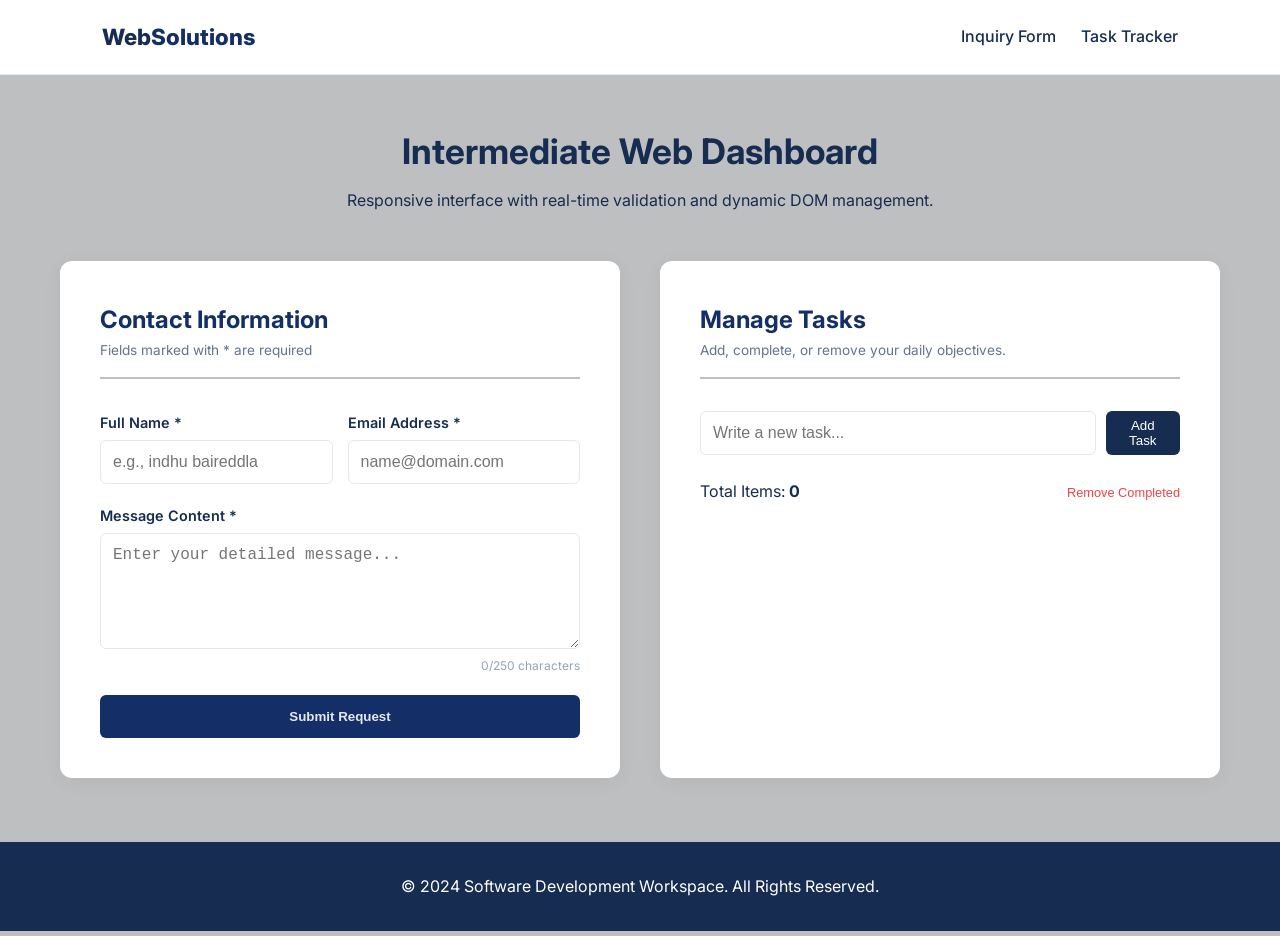
<file: task2/index.html>
<!DOCTYPE html>
<html lang="en">
<head>
    <meta charset="UTF-8">
    <meta name="viewport" content="width=device-width, initial-scale=1.0">
    <title>Professional Web Workspace</title>
    <link rel="stylesheet" href="style.css">
    <link href="https://fonts.googleapis.com/css2?family=Inter:wght@300;400;600;700&display=swap" rel="stylesheet">
</head>
<body>
    <header class="navbar">
        <div class="logo">Web<span>Solutions</span></div>
        <nav>
            <ul class="nav-links">
                <li><a href="#form-container">Inquiry Form</a></li>
                <li><a href="#todo-container">Task Tracker</a></li>
            </ul>
        </nav>
    </header>

    <main class="main-content">
        <section class="intro">
            <h1>Intermediate Web Dashboard</h1>
            <p>Responsive interface with real-time validation and dynamic DOM management.</p>
        </section>

        <div class="grid-layout">
            
            <section id="form-container" class="panel shadow">
                <div class="panel-head">
                    <h2>Contact Information</h2>
                    <p>Fields marked with * are required</p>
                </div>
                <form id="contactForm" novalidate>
                    <div class="field-row">
                        <div class="input-box">
                            <label for="userName">Full Name *</label>
                            <input type="text" id="userName" placeholder="e.g., indhu baireddla">
                            <span class="error-msg" id="nameError">Full name is required.</span>
                        </div>
                        <div class="input-box">
                            <label for="userEmail">Email Address *</label>
                            <input type="email" id="userEmail" placeholder="name@domain.com">
                            <span class="error-msg" id="emailError">Please enter a valid email.</span>
                        </div>
                    </div>
                    <div class="input-box">
                        <label for="userMessage">Message Content *</label>
                        <textarea id="userMessage" rows="5" placeholder="Enter your detailed message..."></textarea>
                        <div class="counter"><span id="currentCount">0</span>/250 characters</div>
                    </div>

                    <button type="submit" class="primary-btn">Submit Request</button>
                </form>
            </section>
            <section id="todo-container" class="panel shadow">
                <div class="panel-head">
                    <h2>Manage Tasks</h2>
                    <p>Add, complete, or remove your daily objectives.</p>
                </div>
                
                <div class="todo-interface">
                    <div class="todo-input-group">
                        <input type="text" id="taskInput" placeholder="Write a new task...">
                        <button id="addTaskBtn" class="secondary-btn">Add Task</button>
                    </div>

                    <div class="todo-stats">
                        <span>Total Items: <strong id="totalTasks">0</strong></span>
                        <button id="clearBtn" class="text-link-btn">Remove Completed</button>
                    </div>

                    <ul id="mainTaskList" class="scroll-area">
                        <!-- Tasks will appear here dynamically -->
                    </ul>
                </div>
            </section>

        </div>
    </main>

    <footer class="site-footer">
        <p>&copy; 2024 Software Development Workspace. All Rights Reserved.</p>
    </footer>

    <script src="script.js"></script>
</body>
</html>
</file>
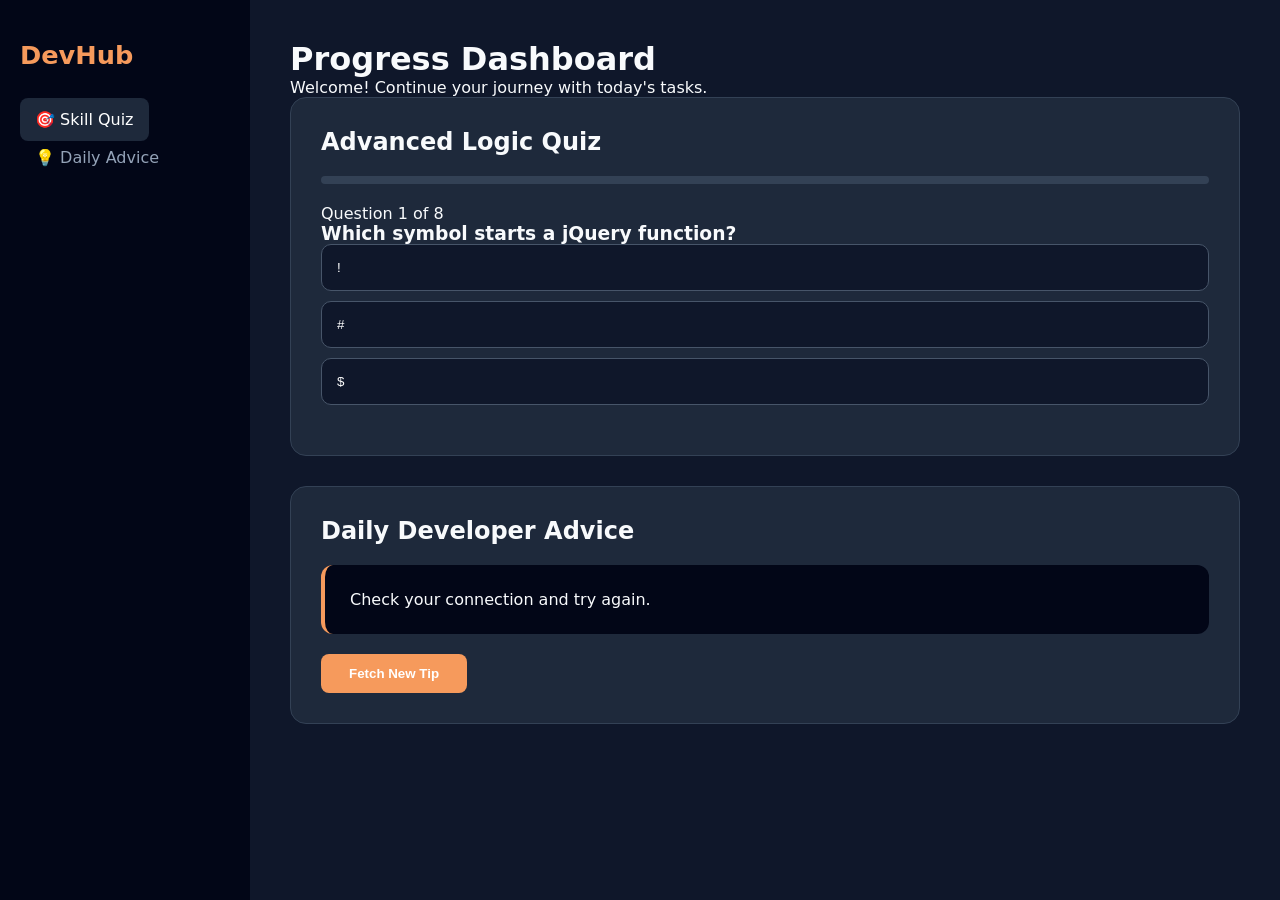
<file: task3/index.html>
<!DOCTYPE html>
<html lang="en">
<head>
    <meta charset="UTF-8">
    <meta name="viewport" content="width=device-width, initial-scale=1.0">
    <title>DevHub | Dashboard</title>
    <link rel="stylesheet" href="style.css">
</head>
<body>
    <div class="app-container">
        <aside class="side-nav">
            <div class="logo">Dev<b>Hub</b></div>
            <nav>
                <a href="#quiz-box" class="nav-item active">🎯 Skill Quiz</a>
                <br><br>
                <a href="#advice-box" class="nav-item">💡 Daily Advice</a>
            </nav>
        </aside>

        <main class="main-content">
            <header class="header">
                <h1>Progress Dashboard</h1>
                <p>Welcome! Continue your journey with today's tasks.</p>
            </header>

            <section id="quiz-box" class="glass-card">
                <div class="card-header">
                    <h2>Advanced Logic Quiz</h2>
                    <div class="progress-container">
                        <div id="status-bar"></div>
                    </div>
                </div>

                <div id="quiz-ui">
                    <p id="q-count">Question 1 of 8</p>
                    <h3 id="question-text">Loading question...</h3>
                    <div id="options-list"></div>
                    <div class="quiz-controls">
                        <button id="next-btn" class="action-btn purple hide" onclick="nextQuestion()">Next Question</button>
                    </div>
                </div>

                <div id="results" class="hide">
                    <div class="trophy-icon">🏆</div>
                    <h3>Assessment Complete</h3>
                    <p id="score-display"></p>
                    <button class="action-btn" onclick="resetQuiz()">Restart Assessment</button>
                </div>
            </section>

            <section id="advice-box" class="glass-card">
                <h2>Daily Developer Advice</h2>
                <div class="advice-display">
                    <p id="advice-text">"Click the button to load some wisdom."</p>
                </div>
                <button class="action-btn purple" onclick="getDailyAdvice()" id="advice-btn">Fetch New Tip</button>
            </section>
        </main>
    </div>
    <script src="script.js"></script>
</body>
</html>
</file>
<file: task2/style.css>
:root {
    --primary: #142e67;
    --secondary: #162c50;
    --accent: #1770d6;
    --bg-light: #bebfc0;
    --white: #ffffff;
    --error: #ef4444;
    --success: #22c55e;
    --border: #e2e8f0;
}

* { margin: 0; padding: 0; box-sizing: border-box; }

body {
    font-family: 'Inter', sans-serif;
    background-color: var(--bg-light);
    color: var(--secondary);
    line-height: 1.6;
}
.navbar {
    background: var(--white);
    padding: 1.2rem 8%;
    display: flex;
    justify-content: space-between;
    align-items: center;
    border-bottom: 1px solid var(--border);
    position: sticky;
    top: 0;
    z-index: 100;
}

.logo { font-size: 1.4rem; font-weight: 800; color: var(--secondary); }
.logo span { color: var(--primary); }

.nav-links {
    display: flex;
    list-style: none;
    gap: 25px;
}

.nav-links a {
    text-decoration: none;
    color: var(--secondary);
    font-weight: 500;
    transition: 0.3s;
}

.nav-links a:hover { color: var(--primary); }

.main-content { max-width: 1200px; margin: 3rem auto; padding: 0 20px; }

.intro { text-align: center; margin-bottom: 3rem; }
.intro h1 { font-size: 2.2rem; color: var(--secondary); margin-bottom: 0.5rem; }

.grid-layout {
    display: grid;
    grid-template-columns: 1fr 1fr; /* Two equal columns */
    gap: 40px;
}

.panel {
    background: var(--white);
    padding: 2.5rem;
    border-radius: 12px;
}

.shadow { box-shadow: 0 4px 20px rgba(0,0,0,0.05); }

.panel-head { margin-bottom: 2rem; border-bottom: 2px solid var(--bg-light); padding-bottom: 1rem; }
.panel-head h2 { color: var(--primary); }
.panel-head p { font-size: 0.85rem; color: #64748b; }

.field-row { display: flex; gap: 15px; }
.input-box { margin-bottom: 1.2rem; flex: 1; position: relative; }
label { display: block; margin-bottom: 6px; font-weight: 600; font-size: 0.9rem; }

input, textarea, select {
    width: 100%;
    padding: 12px;
    border: 1px solid var(--border);
    border-radius: 6px;
    font-size: 1rem;
    transition: 0.2s;
}

input:focus { border-color: var(--primary); outline: none; }

.error-msg { color: var(--error); font-size: 0.75rem; display: none; margin-top: 4px; }

.counter { text-align: right; font-size: 0.75rem; color: #94a3b8; }

.primary-btn {
    background: var(--primary);
    color: rgb(229, 232, 236);
    border: none;
    padding: 14px;
    width: 100%;
    border-radius: 6px;
    font-weight: 700;
    cursor: pointer;
    transition: 0.3s;
}

.primary-btn:hover { background: var(--accent); }

.todo-input-group { display: flex; gap: 10px; margin-bottom: 1.5rem; }
.secondary-btn { background: var(--secondary); color: white; border: none; padding: 0 15px; border-radius: 6px; cursor: pointer; }

.todo-stats { display: flex; justify-content: space-between; align-items: center; margin-bottom: 1rem; }
.text-link-btn { background: none; border: none; color: var(--error); cursor: pointer; font-size: 0.8rem; }

.scroll-area { list-style: none; max-height: 350px; overflow-y: auto; padding-right: 5px; }

.list-item {
    background: var(--bg-light);
    margin-bottom: 8px;
    padding: 12px 15px;
    border-radius: 6px;
    display: flex;
    justify-content: space-between;
    align-items: center;
    transition: 0.3s;
}

.list-item.done { opacity: 0.5; background: #e2e8f0; }
.list-item.done span { text-decoration: line-through; }

.item-btns { display: flex; gap: 10px; }
.done-btn { color: var(--success); cursor: pointer; border: none; background: none; font-size: 1.1rem; }
.del-btn { color: var(--error); cursor: pointer; border: none; background: none; font-size: 1.1rem; }

@media (max-width: 900px) {
    .grid-layout { grid-template-columns: 1fr; }
    .field-row { flex-direction: column; gap: 0; }
}

@media (max-width: 500px) {
    .navbar { flex-direction: column; gap: 15px; }
    .nav-links { gap: 15px; }
}

.site-footer { text-align: center; padding: 2rem; background: var(--secondary); color: white; margin-top: 4rem; }
</file>
<file: task3/style.css>
:root {
    --bg-main: #0f172a;
    --sidebar-bg: #020617;
    --card-bg: #1e293b;
    --accent: #f69a5c;
    --success: #10b981; 
    --error: #ef4444;   
    --text-white: #f8fafc;
    --text-dim: #94a3b8;
}

* { box-sizing: border-box; margin: 0; padding: 0; }
body { font-family: 'Inter', system-ui, sans-serif; background: var(--bg-main); color: var(--text-white); }

.app-container { display: flex; min-height: 100vh; }

.side-nav { width: 250px; background: var(--sidebar-bg); padding: 40px 20px; display: flex; flex-direction: column; }
.logo { font-size: 1.6rem; margin-bottom: 40px; color: var(--accent); font-weight: bold; }

.nav-item { padding: 12px 15px; color: var(--text-dim); text-decoration: none; border-radius: 8px; margin-bottom: 8px; transition: 0.3s; }
.nav-item.active, .nav-item:hover { background: #1e293b; color: white; }

.main-content { flex: 1; padding: 40px; }
.glass-card { background: var(--card-bg); padding: 30px; border-radius: 16px; margin-bottom: 30px; border: 1px solid #334155; }

.progress-container { background: #334155; height: 8px; border-radius: 4px; margin: 20px 0; }
#status-bar { background: var(--accent); height: 100%; width: 0%; border-radius: 4px; transition: 0.4s ease; }

.option-btn {
    display: block; width: 100%; padding: 15px; margin-bottom: 10px;
    background: #0f172a; border: 1px solid #475569;
    color: white; text-align: left; border-radius: 10px; cursor: pointer; transition: 0.2s;
}

.option-btn.correct { 
    background-color: var(--success) !important; 
    border-color: #059669 !important; 
}

.option-btn.wrong { 
    background-color: var(--error) !important; 
    border-color: #b91c1c !important; 
}

.disabled-btn { pointer-events: none; opacity: 0.8; }

.quiz-controls { margin-top: 20px; text-align: right; }
.advice-display { background: #020617; padding: 25px; border-radius: 12px; margin: 20px 0; border-left: 4px solid var(--accent); }

.action-btn { padding: 12px 28px; border: none; border-radius: 8px; font-weight: 600; cursor: pointer; background: #475569; color: white; }
.action-btn.purple { background: var(--accent); }
.hide { display: none; }

@media (max-width: 850px) {
    .app-container { flex-direction: column; }
    .side-nav { width: 100%; height: auto; flex-direction: row; justify-content: space-between; padding: 20px; }
}
</file>
